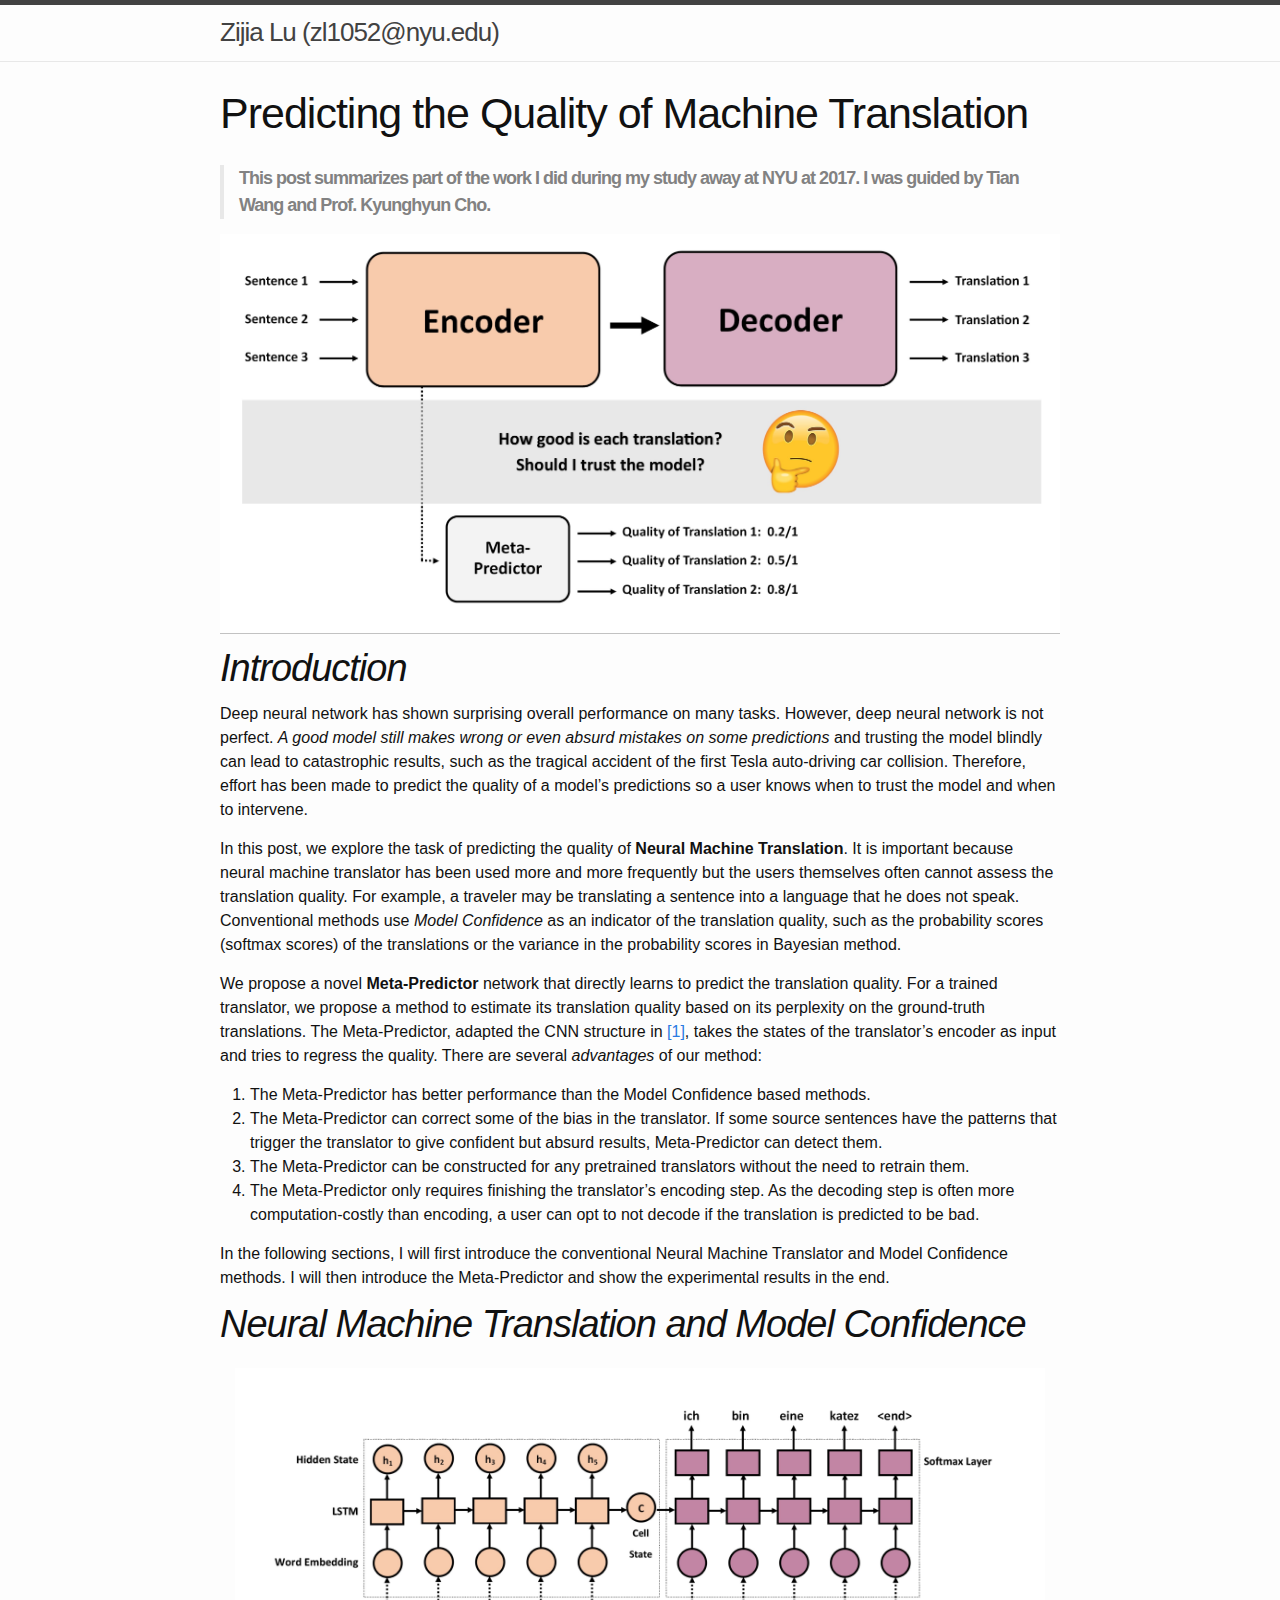
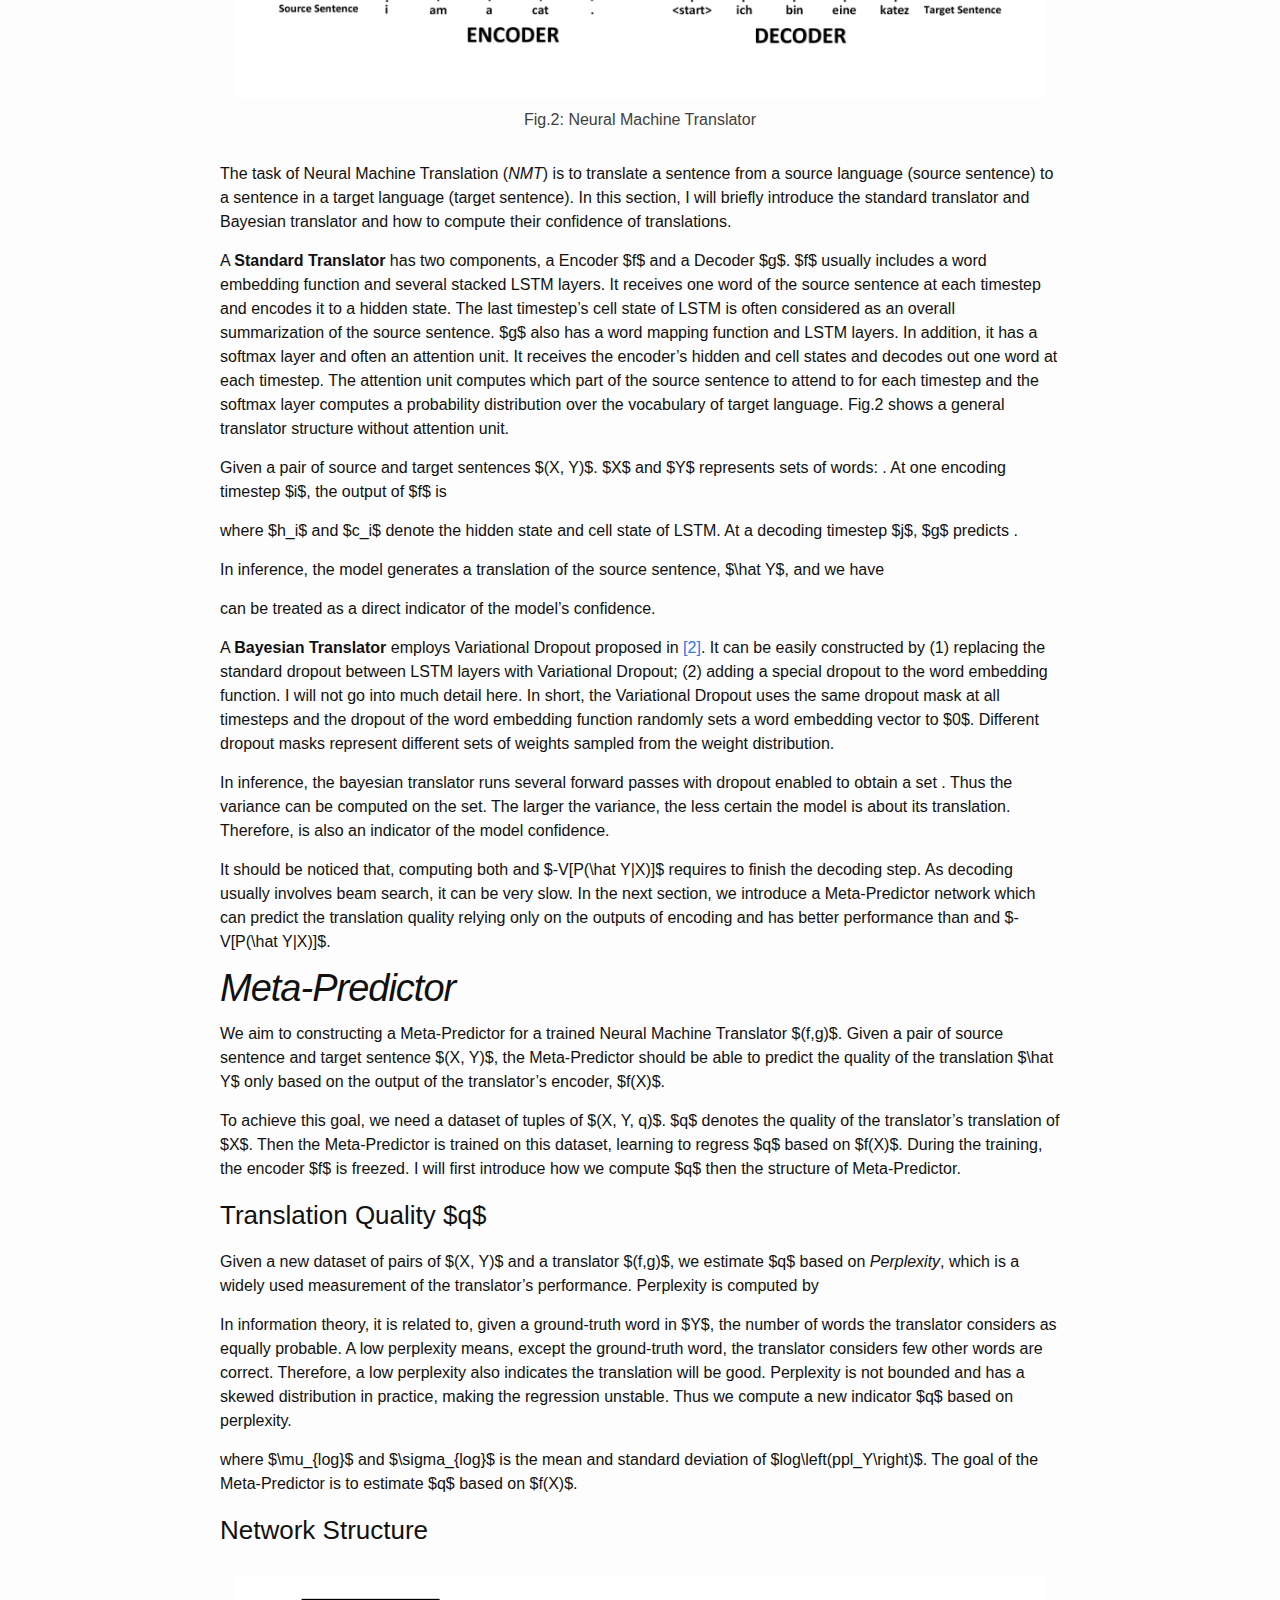
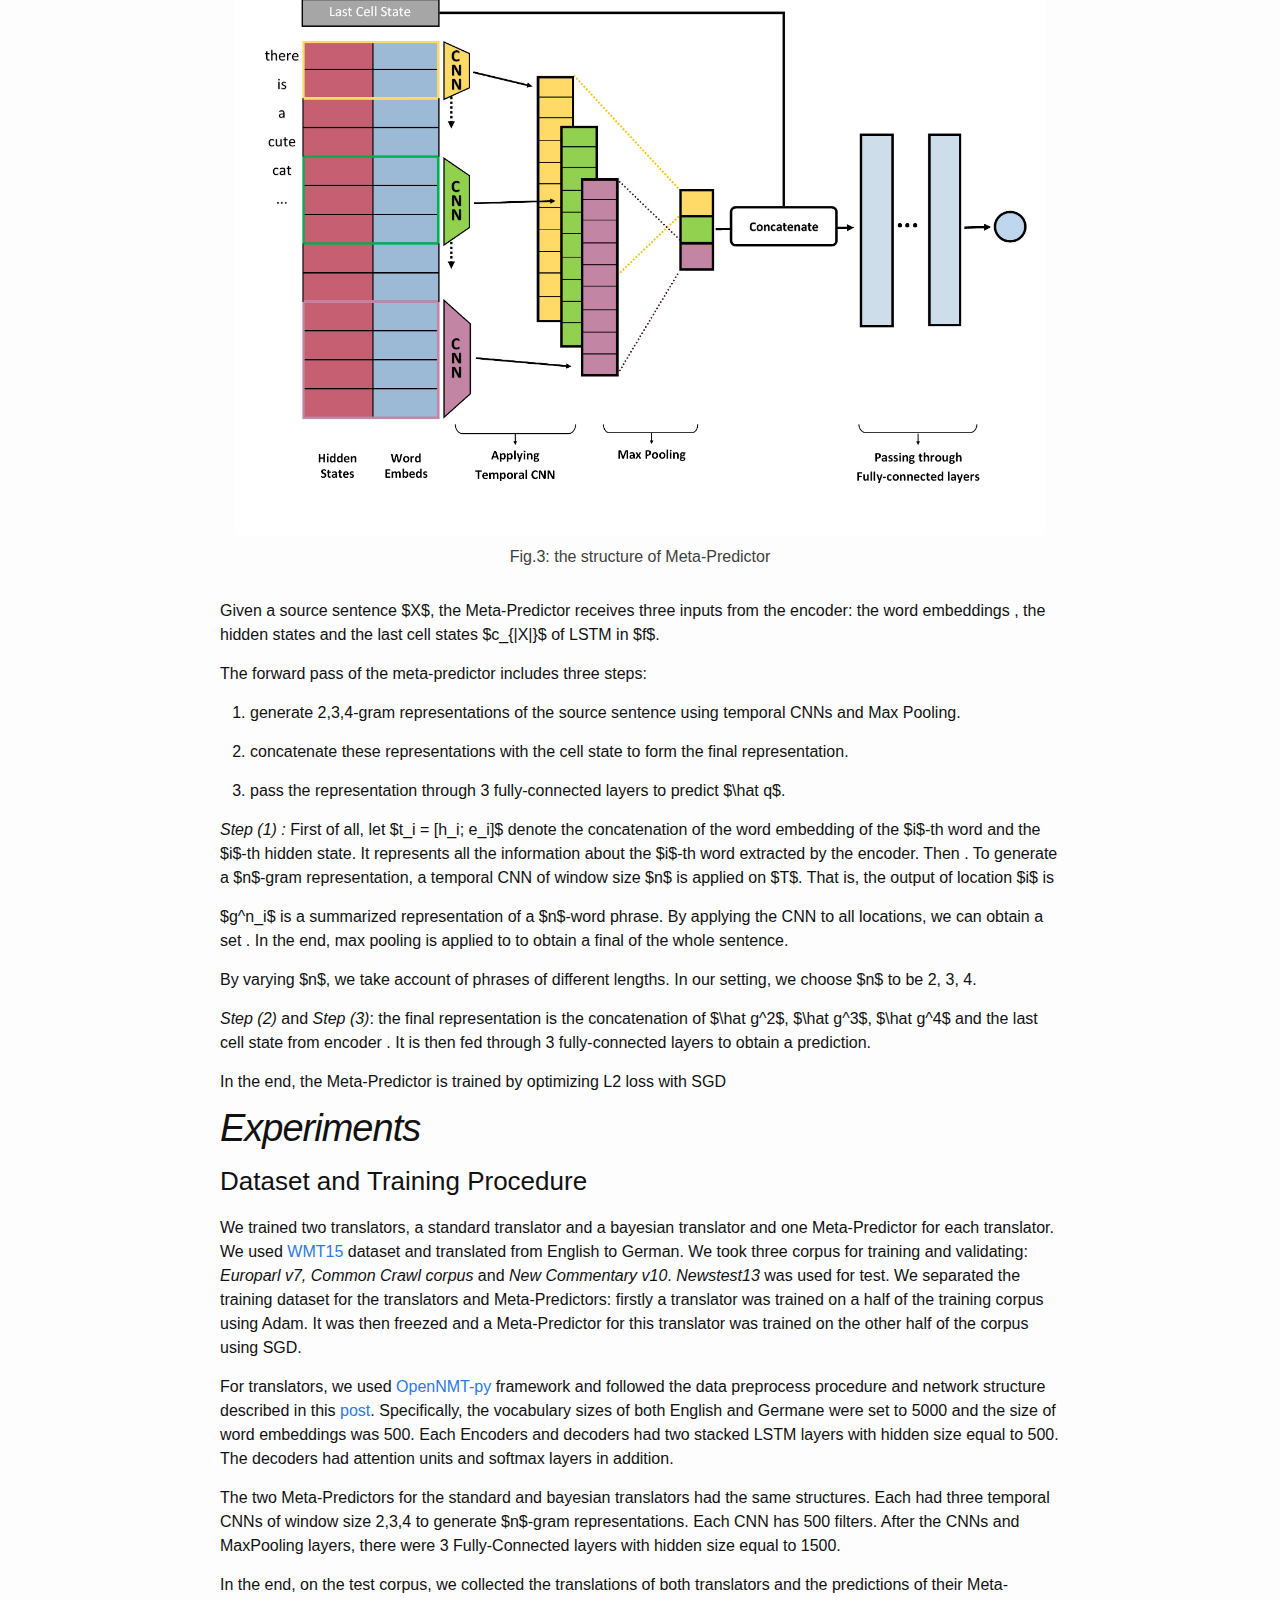
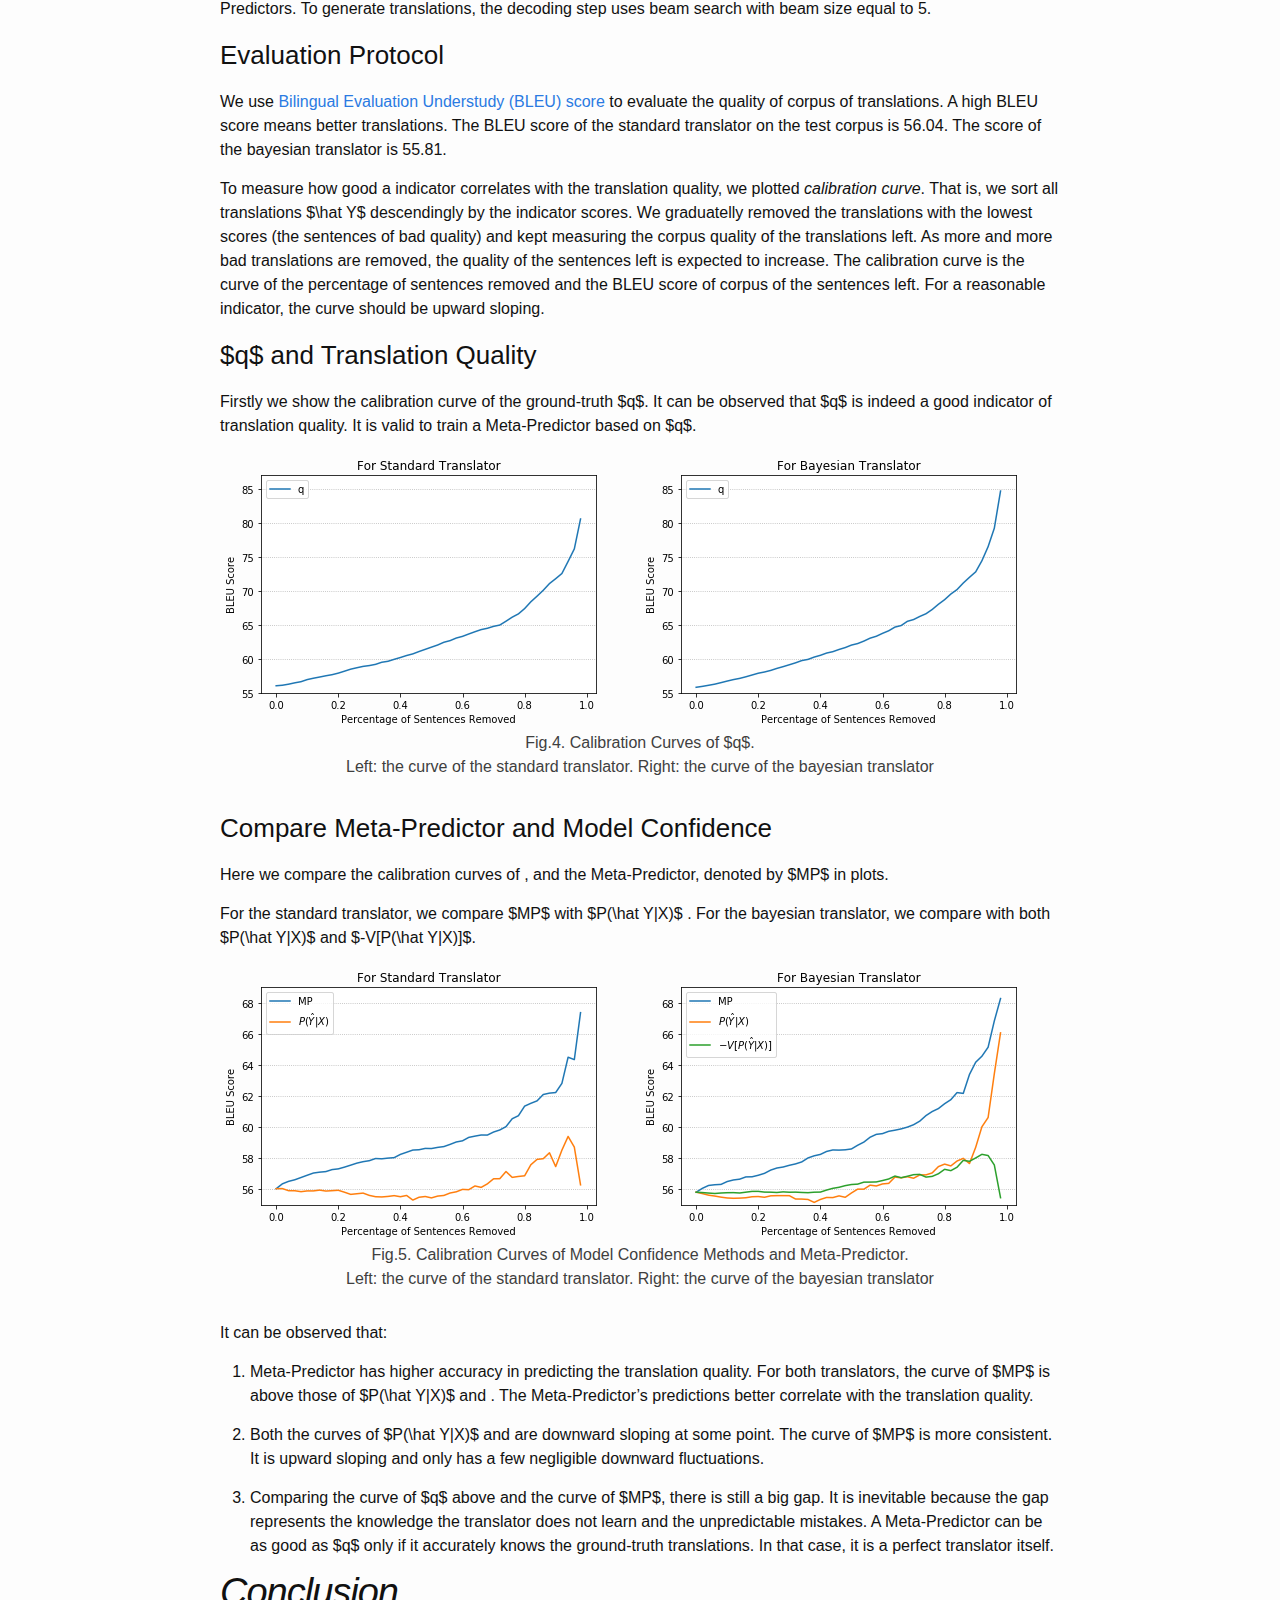
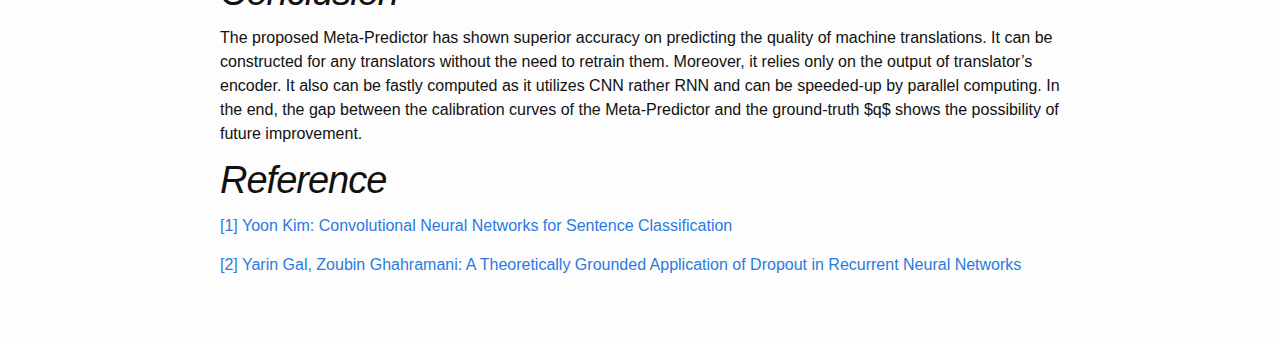
<file: index.html>
<!DOCTYPE html>
<html lang="en"><head>
  <meta charset="utf-8">
  <meta http-equiv="X-UA-Compatible" content="IE=edge">
  <meta name="viewport" content="width=device-width, initial-scale=1"><!-- Begin Jekyll SEO tag v2.5.0 -->
<title>Predicting the Quality of Machine Translation | Zijia Lu (zl1052@nyu.edu)</title>
<meta name="generator" content="Jekyll v3.8.4" />
<meta property="og:title" content="Predicting the Quality of Machine Translation" />
<meta property="og:locale" content="en_US" />
<meta name="description" content="Write an awesome description for your new site here. You can edit this line in _config.yml. It will appear in your document head meta (for Google search results) and in your feed.xml site description." />
<meta property="og:description" content="Write an awesome description for your new site here. You can edit this line in _config.yml. It will appear in your document head meta (for Google search results) and in your feed.xml site description." />
<link rel="canonical" href="/" />
<meta property="og:url" content="/" />
<meta property="og:site_name" content="Zijia Lu (zl1052@nyu.edu)" />
<script type="application/ld+json">
{"name":"Zijia Lu (zl1052@nyu.edu)","description":"Write an awesome description for your new site here. You can edit this line in _config.yml. It will appear in your document head meta (for Google search results) and in your feed.xml site description.","@type":"WebSite","url":"/","headline":"Predicting the Quality of Machine Translation","@context":"http://schema.org"}</script>
<!-- End Jekyll SEO tag -->
<link rel="stylesheet" href="assets/main.css"><link type="application/atom+xml" rel="alternate" href="/feed.xml" title="Zijia Lu (zl1052@nyu.edu)" /></head>
<body><header class="site-header" role="banner">

  <div class="wrapper"><!--     <a class="site-title" rel="author" href="/">Zijia Lu (zl1052@nyu.edu)</a> -->
    <p class="site-title" rel="author" href="/">Zijia Lu (zl1052@nyu.edu)</p><!--       <nav class="site-nav">
        <input type="checkbox" id="nav-trigger" class="nav-trigger" />
        <label for="nav-trigger">
          <span class="menu-icon">
            <svg viewBox="0 0 18 15" width="18px" height="15px">
              <path d="M18,1.484c0,0.82-0.665,1.484-1.484,1.484H1.484C0.665,2.969,0,2.304,0,1.484l0,0C0,0.665,0.665,0,1.484,0 h15.032C17.335,0,18,0.665,18,1.484L18,1.484z M18,7.516C18,8.335,17.335,9,16.516,9H1.484C0.665,9,0,8.335,0,7.516l0,0 c0-0.82,0.665-1.484,1.484-1.484h15.032C17.335,6.031,18,6.696,18,7.516L18,7.516z M18,13.516C18,14.335,17.335,15,16.516,15H1.484 C0.665,15,0,14.335,0,13.516l0,0c0-0.82,0.665-1.483,1.484-1.483h15.032C17.335,12.031,18,12.695,18,13.516L18,13.516z"/>
            </svg>
          </span>
        </label> -->

<!--         <div class="trigger"><a class="page-link" href="/about/">About</a><a class="page-link" href="/">Predicting the Quality of Machine Translation</a></div> -->
      <!-- </nav> --></div>
</header>

<!-- 
      <div class="footer-col footer-col-2"><ul class="social-media-list"><li><a href="https://github.com/ZijiaLewisLu"><svg class="svg-icon"><use xlink:href="/assets/minima-social-icons.svg#github"></use></svg> <span class="username">ZijiaLewisLu</span></a></li></ul>
</div> --><main class="page-content" aria-label="Content">
      <div class="wrapper">
        <article class="post h-entry" itemscope itemtype="http://schema.org/BlogPosting">

  <header class="post-header">
    <h1 class="post-title p-name" itemprop="name headline">Predicting the Quality of Machine Translation</h1>
    <p class="post-meta">
      <time class="dt-published" datetime="" itemprop="datePublished">
      </time></p>
  </header>

  <div class="post-content e-content" itemprop="articleBody">
    <!-- HTML CODE -->
<script type="text/javascript" async="" src="https://cdn.mathjax.org/mathjax/latest/MathJax.js?config=TeX-MML-AM_CHTML">
</script>

<script type="text/x-mathjax-config">
    MathJax.Hub.Config({
      tex2jax: {
        inlineMath: [['$','$'], ['\\(','\\)']],
        processEscapes: true
      }
    });
</script>

<style type="text/css">

    table, table th, table td {
        border: none;
    } 

    .post-title{
         font-style: normal;
         font-size: 43px !important;
    }

    h1{
        font-style: italic;
        font-size: 38px !important;       
    }

    blockquote{
        font-style: normal !important;
        /*font-weight: 600 !important;*/
    }
</style>

<!--POST-->

<blockquote style="font-weight:600">This post summarizes part of the work I did during my study away at NYU at 2017. I was guided by Tian Wang and Prof. Kyunghyun Cho.</blockquote>

<p><img src="images\overview\page01.jpg" alt="overview" /></p>

<h1 id="introduction">Introduction</h1>

<p>Deep neural network has shown surprising overall performance on many tasks. However, deep neural network is not perfect. <em>A good model still makes wrong or even absurd mistakes on some predictions</em> and trusting the model blindly can lead to catastrophic results, such as the tragical accident of the first Tesla auto-driving car collision. Therefore, effort has been made to predict the quality of a model’s predictions so a user knows when to trust the model and when to intervene.</p>

<p>In this post, we explore the task of predicting the quality of <strong>Neural Machine Translation</strong>. It is important because neural machine translator has been used more and more frequently but the users themselves often cannot assess the translation quality. For example, a traveler may be translating a sentence into a language that he does not speak. Conventional methods use <em>Model Confidence</em> as an indicator of the translation quality, such as the probability scores (softmax scores) of the translations or the variance in the probability scores in Bayesian method.</p>

<p>We propose a novel <strong>Meta-Predictor</strong> network that directly learns to predict the translation quality. For a trained translator, we propose a method to estimate its translation quality based on its perplexity on the ground-truth translations. The Meta-Predictor, adapted the CNN structure in 
<a href="#ref1">[1]</a>, 
takes the states of the translator’s encoder as input and tries to regress the quality. There are several <em>advantages</em> of our method:</p>
<ol>
  <li>The Meta-Predictor has better performance than the Model Confidence based methods.</li>
  <li>The Meta-Predictor can correct some of the bias in the translator. If some source sentences have the patterns that trigger the translator to give confident but absurd results, Meta-Predictor can detect them.</li>
  <li>The Meta-Predictor can be constructed for any pretrained translators without the need to retrain them.</li>
  <li>The Meta-Predictor only requires finishing the translator’s encoding step. As the decoding step is often more computation-costly than encoding, a user can opt to not decode if the translation is predicted to be bad.<br />
<!-- In comparision with our model, there are two conventional way to predict the translation quality. --></li>
</ol>

<!-- Recently, aside from only focusing on making more accuracy predictions, efforts has also been devoted to make models predict the quality of their predictions. Therefore, people know when to trust the model's predictions and when to intervene. Considering the first accident of Tesla auto-driving car and recent development in adversarial attack, _there won't be enough to elaborate on the importance of this task._
 -->
<!-- In this post, we show a novel Meta-predictor method for Neural Machine Translation (NMT). given a source sentence, translate to a target sentence.

A frequently used indicator of the translation quality is models' confidence in their outputs, such as the probability scores (softmax score) of the translated sentences. 
 -->
<!-- A frequently employed method to the task is model uncertainty.  -->

<!-- Model uncertainty is a frequently-employed method.  -->
<!-- Via Bayesian method, a variational network can be built which not only outputs a prediction but also the uncertainty in the prediction. [citation].  -->
<!-- *Bayesian Deep Network* (BDN) method takes the variance of models' outputs as a measurement of model uncertainty. Yarin[] proposes Variational Dropout for RNN. By replacing the standard dropout in RNN with Variational Dropout, a Bayesian Deep Network can be easily constructed. In inference time, the models run several forward passes with dropout enabled to compute the variance. It can be slow for complex RNN models.   -->
<!--  One defect of the method is it requires to run several forward passes to estimate the variance in output. Considering the RNN in NMT models, it can be computation costly.  -->

<!-- In this post, we take a slightly different approach: instead of uncertainty, we want to estimate how diffcult a input is to a model. The advantage of our approach is the ground-truth label of a source sentence's difficulty can be estimated by the loss of the translation, while the ground truth for uncertainty is unknown. Our meta-predictor is simple and shows superior performance. -->

<p>In the following sections, I will first introduce the conventional Neural Machine Translator and Model Confidence methods. I will then introduce the Meta-Predictor and show the experimental results in the end.</p>

<h1 id="neural-machine-translation-and-model-confidence">Neural Machine Translation and Model Confidence</h1>
<table class="image" border="0">
<caption align="bottom">Fig.2: Neural Machine Translator</caption>
<tr><td><img src="images\nmt\page01.jpg" alt="Fig.2: Neural Machine Translator" border="0" /></td></tr>
</table>

<p>The task of Neural Machine Translation (<em>NMT</em>) is to translate a sentence from a source language (source sentence) to a sentence in a target language (target sentence). In this section, I will briefly introduce the standard translator and Bayesian translator and how to compute their confidence of translations.</p>

<p>A <strong>Standard Translator</strong> has two components, a Encoder $f$ and a Decoder $g$. $f$ usually includes a word embedding function and several stacked LSTM layers. It receives one word of the source sentence at each timestep and encodes it to a  hidden state. The last timestep’s cell state of LSTM is often considered as an overall summarization of the source sentence.
$g$ also has a word mapping function and LSTM layers. In addition, it has a softmax layer and often an attention unit. It receives the encoder’s hidden and cell states and decodes out one word at each timestep. The attention unit computes which part of the source sentence to attend to for each timestep and the softmax layer computes a probability distribution over the vocabulary of target language. Fig.2 shows a general translator structure without attention unit.</p>

<p>Given a pair of source and target sentences $(X, Y)$. $X$ and $Y$ represents sets of words: 
<script type="math/tex">X=\{x_j\}_{j=1}^{|X|}, ~ Y=\{y_j\}_{j=1}^{|Y|}</script>.
At one encoding timestep $i$, the output of $f$ is</p>

<script type="math/tex; mode=display">h_i, c_i = f(x_i, c_{i-1})</script>

<p>where $h_i$ and $c_i$ denote the hidden state and cell state of LSTM. At a decoding timestep $j$, $g$ predicts 
<script type="math/tex">P(y_j|y_1, y_2, ...,y_{j-1};X)</script>.</p>

<p>In inference, the model generates a translation of the source sentence, $\hat Y$, and we have</p>

<script type="math/tex; mode=display">P(\hat Y | X ) = {\displaystyle \prod_{j=1}^{|\hat Y|} P(\hat y_j| \hat y_1, ..., \hat y_{j-1}; X)  }</script>

<p><script type="math/tex">P( \hat Y | X )</script> 
can be treated as a direct indicator of the model’s confidence.</p>

<p>A <strong>Bayesian Translator</strong> employs Variational Dropout proposed in <a href="#ref2">[2]</a>. It can be easily constructed by (1) replacing the standard dropout between LSTM layers with Variational Dropout; (2) adding a special dropout to the word embedding function. I will not go into much detail here. In short, the Variational Dropout uses the same dropout mask at all timesteps and the dropout of the word embedding function randomly sets a word embedding vector to $0$. Different dropout masks represent different sets of weights sampled from the weight distribution.</p>

<!-- [blog](https://becominghuman.ai/learning-note-dropout-in-recurrent-networks-part-1-57a9c19a2307?gi=4772a5b8c9b9) -->
<p>In inference, the bayesian translator runs several forward passes with dropout enabled to obtain a set 
<script type="math/tex">\{P_{w_t}(\hat Y| X) \}_{t=1}^T</script>.
Thus the variance <script type="math/tex">V[P(\hat Y|X)]</script> can be computed on the set. The larger the variance, the less certain the model is about its translation. Therefore, <script type="math/tex">-V[P(\hat Y|X)]</script> is also an indicator of the model confidence.</p>

<p>It should be noticed that, computing both 
<script type="math/tex">P(\hat Y|X)</script>
and 
$-V[P(\hat Y|X)]$ 
requires to finish the decoding step. As decoding usually involves beam search, it can be very slow. 
In the next section, we introduce a Meta-Predictor network which can predict the translation quality relying only on the outputs of encoding and has better performance than 
<script type="math/tex">P(\hat Y|X)</script>
and 
$-V[P(\hat Y|X)]$.</p>

<h1 id="meta-predictor">Meta-Predictor</h1>
<p>We aim to constructing a Meta-Predictor for a trained Neural Machine Translator $(f,g)$. Given a pair of source sentence and target sentence $(X, Y)$, the Meta-Predictor should be able to predict the quality of the translation $\hat Y$ only based on the output of the translator’s encoder, $f(X)$.</p>

<p>To achieve this goal, we need a dataset of tuples of $(X, Y, q)$. $q$ denotes the quality of the translator’s translation of $X$. Then the Meta-Predictor is trained on this dataset, learning to regress $q$ based on $f(X)$. During the training, the encoder $f$ is freezed. I will first introduce how we compute $q$ then the structure of Meta-Predictor.</p>

<h3 id="translation-quality-q">Translation Quality $q$</h3>
<p>Given a new dataset of pairs of $(X, Y)$ and a translator $(f,g)$, we estimate $q$ based on <em>Perplexity</em>, which is a widely used measurement of the translator’s performance. Perplexity is computed by</p>

<script type="math/tex; mode=display">ppl_Y = \sqrt[|Y|]{\frac{1}{P(Y|X)}}</script>

<p>In information theory, it is related to, given a ground-truth word in $Y$, the number of words the translator considers as equally probable. A low perplexity means, except the ground-truth word, the translator considers few other words are correct. Therefore, a low perplexity also indicates the translation will be good. 
<!-- ### normalize the perplexity  -->
Perplexity is not bounded and has a skewed distribution in practice, making the regression unstable. Thus we compute a new indicator $q$ based on perplexity.</p>

<!-- a long-tail distribution, ranging from 0 to 100. Thus we compute a new indicator of difficulty $d_Y$ based on perplexity. -->
<!-- Therefore we normalizes the score.  -->

<script type="math/tex; mode=display">q = Sigmoid\left( -\frac{log\left(ppl_Y\right) - \mu_{log}}{\sigma_{log}} \right)</script>

<p>where $\mu_{log}$ and $\sigma_{log}$ is the mean and standard deviation of $log\left(ppl_Y\right)$. The goal of the Meta-Predictor is to estimate $q$ based on $f(X)$.</p>

<h3 id="network-structure">Network Structure</h3>

<table class="image" border="0">
<caption align="bottom">Fig.3: the structure of Meta-Predictor</caption>
<tr><td><img src="images/network_v3/page01.jpg" alt="Fig.3: the structure of Meta-Predictor" border="0" /></td></tr>
</table>
<!-- the goal -->

<!--We will first introduce the network structure then the loss function and training procedure. -->
<p>Given a source sentence $X$, the Meta-Predictor receives three inputs from the encoder: the word embeddings <script type="math/tex">\{e_i\}_{i=1}^{|X|}</script>, the hidden states <script type="math/tex">\{h_i\}_{i=1}^{|X|}</script> and the last cell states $c_{|X|}$ of LSTM in $f$.</p>

<p>The forward pass of the meta-predictor includes three steps:</p>

<ol>
  <li>
    <p>generate 2,3,4-gram representations of the source sentence using temporal CNNs and Max Pooling.</p>
  </li>
  <li>
    <p>concatenate these representations with the cell state to form the final representation.</p>
  </li>
  <li>
    <p>pass the representation through 3 fully-connected layers to predict $\hat q$.</p>
  </li>
</ol>

<p><em>Step (1) :</em> First of all, let $t_i = [h_i; e_i]$ denote the concatenation of the word embedding of the $i$-th word
and the $i$-th hidden state. It represents all the information about the $i$-th word extracted by the encoder. Then <script type="math/tex">T = \{t_i\}_{i=1}^{|X|}</script>. To generate a $n$-gram representation, a temporal CNN of window size $n$ is applied on $T$. That is, the output of location $i$ is</p>

<script type="math/tex; mode=display">g^n_i = CNN(t_i, ..., t_{i+n})</script>

<p>$g^n_i$ is a summarized representation of a $n$-word phrase. By applying the CNN to all locations, we can obtain a set <script type="math/tex">\{g^n_i\}_{i=1}^{|X|-n+1}</script>
. In the end, max pooling is applied to <script type="math/tex">\{g^n_i\}</script> to obtain a final <script type="math/tex">\hat g^n</script> of the whole sentence.</p>

<script type="math/tex; mode=display">\hat g^n = max\left( g^n_1, ..., g^n_{|X|-n+1} \right)</script>

<!-- explain the meaning of n-gram-->
<p>By varying $n$, we take account of phrases of different lengths. In our setting, we choose $n$ to be 2, 3, 4.</p>

<p><em>Step (2)</em> and <em>Step (3)</em>: the final representation is the concatenation of $\hat g^2$, $\hat g^3$, $\hat g^4$ and the last cell state from encoder 
<script type="math/tex">c_{|X|}</script>
. It is then fed through 3 fully-connected layers to obtain a prediction.</p>

<p>In the end, the Meta-Predictor is trained by optimizing L2 loss with SGD</p>

<script type="math/tex; mode=display">L(X) = ||  q - \hat q ||^2</script>

<h1 id="experiments">Experiments</h1>

<h3 id="dataset-and-training-procedure">Dataset and Training Procedure</h3>
<p>We trained two translators, a standard translator and a bayesian translator and one Meta-Predictor for each translator. We used <a href="http://www.statmt.org/wmt15/translation-task.html">WMT15</a> dataset and translated from English to German. We took three corpus for training and validating: <em>Europarl v7, Common Crawl corpus</em> and <em>New Commentary v10</em>. <em>Newstest13</em> was used for test. We separated the training dataset for the translators and Meta-Predictors: firstly a translator was trained on a half of the training corpus using Adam. It was then freezed and a Meta-Predictor for this translator was trained on the other half of the corpus using SGD.</p>

<p>For translators, we used <a href="https://github.com/OpenNMT/OpenNMT-py">OpenNMT-py</a> framework and followed the data preprocess procedure and network structure described in this <a href="http://forum.opennmt.net/t/training-english-german-wmt15-nmt-engine/29">post</a>. Specifically, the vocabulary sizes of both English and Germane were set to 5000 and the size of word embeddings was 500. Each Encoders and decoders had two stacked LSTM layers with hidden size equal to 500. The decoders had attention units and softmax layers in addition.</p>

<p>The two Meta-Predictors for the standard and bayesian translators had the same structures. Each had three temporal CNNs of window size 2,3,4 to generate $n$-gram representations. Each CNN has 500 filters. After the CNNs and MaxPooling layers, there were 3 Fully-Connected layers with hidden size equal to 1500.</p>

<p>In the end, on the test corpus, we collected the translations of both translators and the predictions of their Meta-Predictors. To generate translations, the decoding step uses beam search with beam size equal to 5.</p>

<h3 id="evaluation-protocol">Evaluation Protocol</h3>
<p>We use <a href="https://en.wikipedia.org/wiki/BLEU">Bilingual Evaluation Understudy (BLEU) score</a> to evaluate the quality of corpus of translations. A high BLEU score means better translations. The BLEU score of the standard translator on the test corpus is 56.04. The score of the bayesian translator is 55.81. 
<!-- As they are trained with only half of the training data, the scores is lower than  --></p>

<p>To measure how good a indicator correlates with the translation quality, we plotted <em>calibration curve</em>. That is, we sort all translations $\hat Y$ descendingly by the indicator scores. We graduatelly removed the translations with the lowest scores (the sentences of bad quality) and kept measuring the corpus quality of the translations left. As more and more bad translations are removed, the quality of the sentences left is expected to increase. The calibration curve is the curve of the percentage of sentences removed and the BLEU score of corpus of the sentences left. For a reasonable indicator, the curve should be upward sloping.</p>

<h3 id="q-and-translation-quality">$q$ and Translation Quality</h3>
<p>Firstly we show the calibration curve of the ground-truth $q$. It can be observed that $q$ is indeed a good indicator of translation quality. It is valid to train a Meta-Predictor based on $q$.</p>

<table class="image" border="0" cellpadding="0">
<caption align="bottom">Fig.4. Calibration Curves of $q$. <br /> Left: the curve of the standard translator. Right: the curve of the bayesian translator</caption>
<tr>
    <td style="margin: 0;padding: 0">
        <img src="images\rslt\std_rslt0.png" border="0" />
    </td>
    <td style="margin: 0;padding: 0">
        <img src="images\rslt\vd_rslt0.png" border="0" />
    </td>
</tr>
</table>

<h3 id="compare-meta-predictor-and-model-confidence">Compare Meta-Predictor and Model Confidence</h3>
<p>Here we compare the calibration curves of 
<script type="math/tex">P(Y|X)</script>, 
<script type="math/tex">-V[P(Y|X)]</script> and the Meta-Predictor, denoted by $MP$ in plots.</p>

<p>For the standard translator, we compare $MP$ with 
$P(\hat Y|X)$
. For the bayesian translator, we compare with both 
$P(\hat Y|X)$ 
and 
$-V[P(\hat Y|X)]$.</p>

<table class="image" border="0" cellpadding="0">
<caption align="bottom">Fig.5. Calibration Curves of Model Confidence Methods and Meta-Predictor. <br /> Left: the curve of the standard translator. Right: the curve of the bayesian translator</caption>
<tr>
    <td style="margin: 0;padding: 0">
        <img src="images\rslt\std_rslt1.png" border="0" />
    </td>
    <td style="margin: 0;padding: 0">
        <img src="images\rslt\vd_rslt1.png" border="0" />
    </td>
</tr>
</table>

<p>It can be observed that:</p>

<ol>
  <li>
    <p>Meta-Predictor has higher accuracy in predicting the translation quality. For both translators, the curve of $MP$ is above those of $P(\hat Y|X)$ 
and 
<script type="math/tex">-V[P(\hat Y|X)]</script>. 
The Meta-Predictor’s predictions better correlate with the translation quality.</p>
  </li>
  <li>
    <p>Both the curves of $P(\hat Y|X)$ 
and 
<script type="math/tex">-V[P(\hat Y|X)]</script> are downward sloping at some point. The curve of $MP$ is more consistent. It is upward sloping and only has a few negligible downward fluctuations.</p>
  </li>
  <li>
    <p>Comparing the curve of $q$ above and the curve of $MP$, there is still a big gap. It is inevitable because the gap represents the knowledge the translator does not learn and the unpredictable mistakes. A Meta-Predictor can be as good as $q$ only if it accurately knows the ground-truth translations. In that case, it is a perfect translator itself.</p>
  </li>
</ol>

<h1 id="conclusion">Conclusion</h1>
<p>The proposed Meta-Predictor has shown superior accuracy on predicting the quality of machine translations. It can be constructed for any translators without the need to retrain them. Moreover, it relies only on the output of translator’s encoder. It also can be fastly computed as it utilizes CNN rather RNN and can be speeded-up by parallel computing. In the end, the gap between the calibration curves of the Meta-Predictor and the ground-truth $q$ shows the possibility of future improvement.</p>

<h1 id="reference">Reference</h1>
<p><a id="ref1" href="https://arxiv.org/abs/1408.5882" target="_blank">[1] Yoon Kim: Convolutional Neural Networks for Sentence Classification</a></p>

<p><a id="ref2" href="https://arxiv.org/abs/1512.05287" target="_blank">[2] 
Yarin Gal, Zoubin Ghahramani: A Theoretically Grounded Application of Dropout in Recurrent Neural Networks</a></p>

  </div><a class="u-url" href="/" hidden></a>
</article>

      </div>
    </main>

    <!--<footer class="site-footer h-card">
  <data class="u-url" href="/"></data>

  <div class="wrapper">

    <h2 class="footer-heading">Zijia Lu (zl1052@nyu.edu)</h2>

    <div class="footer-col-wrapper">
      <div class="footer-col footer-col-1">
        <ul class="contact-list">
          <li class="p-name">Zijia Lu (zl1052@nyu.edu)</li><li><a class="u-email" href="mailto:zl1052@nyu.edu">zl1052@nyu.edu</a></li></ul>
      </div>

      <div class="footer-col footer-col-2"><ul class="social-media-list"><li><a href="https://github.com/ZijiaLewisLu"><svg class="svg-icon"><use xlink:href="/assets/minima-social-icons.svg#github"></use></svg> <span class="username">ZijiaLewisLu</span></a></li></ul>
</div>

      <div class="footer-col footer-col-3">
        <p>Write an awesome description for your new site here. You can edit this line in _config.yml. It will appear in your document head meta (for Google search results) and in your feed.xml site description.</p>
      </div>
    </div>

  </div>

</footer>
-->

  </body>

</html>
</file>
<file: assets/main.css>
/**
 * Reset some basic elements
 */
body, h1, h2, h3, h4, h5, h6,
p, blockquote, pre, hr,
dl, dd, ol, ul, figure {
  margin: 0;
  padding: 0; }

/**
 * Basic styling
 */
body {
  font: 400 16px/1.5 -apple-system, BlinkMacSystemFont, "Segoe UI", Roboto, Helvetica, Arial, sans-serif, "Apple Color Emoji", "Segoe UI Emoji", "Segoe UI Symbol";
  color: #111;
  background-color: #fdfdfd;
  -webkit-text-size-adjust: 100%;
  -webkit-font-feature-settings: "kern" 1;
  -moz-font-feature-settings: "kern" 1;
  -o-font-feature-settings: "kern" 1;
  font-feature-settings: "kern" 1;
  font-kerning: normal;
  display: flex;
  min-height: 100vh;
  flex-direction: column; }

/**
 * Set `margin-bottom` to maintain vertical rhythm
 */
h1, h2, h3, h4, h5, h6,
p, blockquote, pre,
ul, ol, dl, figure,
.highlight {
  margin-bottom: 15px; }

/**
 * `main` element
 */
main {
  display: block;
  /* Default value of `display` of `main` element is 'inline' in IE 11. */ }

/**
 * Images
 */
img {
  max-width: 100%;
  vertical-align: middle; }

/**
 * Figures
 */
figure > img {
  display: block; }

figcaption {
  font-size: 14px; }

/**
 * Lists
 */
ul, ol {
  margin-left: 30px; }

li > ul,
li > ol {
  margin-bottom: 0; }

/**
 * Headings
 */
h1, h2, h3, h4, h5, h6 {
  font-weight: 400; }

/**
 * Links
 */
a {
  color: #2a7ae2;
  text-decoration: none; }
  a:visited {
    color: #1756a9; }
  a:hover {
    color: #111;
    text-decoration: underline; }
  .social-media-list a:hover {
    text-decoration: none; }
    .social-media-list a:hover .username {
      text-decoration: underline; }

/**
 * Blockquotes
 */
blockquote {
  color: #828282;
  border-left: 4px solid #e8e8e8;
  padding-left: 15px;
  font-size: 18px;
  letter-spacing: -1px;
  font-style: italic; }
  blockquote > :last-child {
    margin-bottom: 0; }

/**
 * Code formatting
 */
pre,
code {
  font-size: 15px;
  border: 1px solid #e8e8e8;
  border-radius: 3px;
  background-color: #eef; }

code {
  padding: 1px 5px; }

pre {
  padding: 8px 12px;
  overflow-x: auto; }
  pre > code {
    border: 0;
    padding-right: 0;
    padding-left: 0; }

/**
 * Wrapper
 */
.wrapper {
  max-width: -webkit-calc(900px - (30px * 2));
  max-width: calc(900px - (30px * 2));
  margin-right: auto;
  margin-left: auto;
  padding-right: 30px;
  padding-left: 30px; }
  @media screen and (max-width: 800px) {
    .wrapper {
      max-width: -webkit-calc(900px - (30px));
      max-width: calc(900px - (30px));
      padding-right: 15px;
      padding-left: 15px; } }

/**
 * Clearfix
 */
.wrapper:after, .footer-col-wrapper:after {
  content: "";
  display: table;
  clear: both; }

/**
 * Icons
 */
.svg-icon {
  width: 16px;
  height: 16px;
  display: inline-block;
  fill: #828282;
  padding-right: 5px;
  vertical-align: text-top; }

.social-media-list li + li {
  padding-top: 5px; }

/**
 * Tables
 */
table {
  margin-bottom: 30px;
  width: 100%;
  text-align: left;
  color: #3f3f3f;
  border-collapse: collapse;
  border: 1px solid #e8e8e8; }
  table tr:nth-child(even) {
    background-color: #f7f7f7; }
  table th, table td {
    padding: 10px 15px; }
  table th {
    background-color: #f0f0f0;
    border: 1px solid #dedede;
    border-bottom-color: #c9c9c9; }
  table td {
    border: 1px solid #e8e8e8; }

/**
 * Site header
 */
.site-header {
  border-top: 5px solid #424242;
  border-bottom: 1px solid #e8e8e8;
  min-height: 55.95px;
  position: relative; }

.site-title {
  font-size: 26px;
  font-weight: 300;
  line-height: 54px;
  letter-spacing: -1px;
  margin-bottom: 0;
  float: left; }
  .site-title, .site-title:visited {
    color: #424242; }

.site-nav {
  float: right;
  line-height: 54px; }
  .site-nav .nav-trigger {
    display: none; }
  .site-nav .menu-icon {
    display: none; }
  .site-nav .page-link {
    color: #111;
    line-height: 1.5; }
    .site-nav .page-link:not(:last-child) {
      margin-right: 20px; }
  @media screen and (max-width: 600px) {
    .site-nav {
      position: absolute;
      top: 9px;
      right: 15px;
      background-color: #fdfdfd;
      border: 1px solid #e8e8e8;
      border-radius: 5px;
      text-align: right; }
      .site-nav label[for="nav-trigger"] {
        display: block;
        float: right;
        width: 36px;
        height: 36px;
        z-index: 2;
        cursor: pointer; }
      .site-nav .menu-icon {
        display: block;
        float: right;
        width: 36px;
        height: 26px;
        line-height: 0;
        padding-top: 10px;
        text-align: center; }
        .site-nav .menu-icon > svg {
          fill: #424242; }
      .site-nav input ~ .trigger {
        clear: both;
        display: none; }
      .site-nav input:checked ~ .trigger {
        display: block;
        padding-bottom: 5px; }
      .site-nav .page-link {
        display: block;
        padding: 5px 10px;
        margin-left: 20px; }
        .site-nav .page-link:not(:last-child) {
          margin-right: 0; } }

/**
 * Site footer
 */
.site-footer {
  border-top: 1px solid #e8e8e8;
  padding: 30px 0; }

.footer-heading {
  font-size: 18px;
  margin-bottom: 15px; }

.contact-list,
.social-media-list {
  list-style: none;
  margin-left: 0; }

.footer-col-wrapper {
  font-size: 15px;
  color: #828282;
  margin-left: -15px; }

.footer-col {
  float: left;
  margin-bottom: 15px;
  padding-left: 15px; }

.footer-col-1 {
  width: -webkit-calc(35% - (30px / 2));
  width: calc(35% - (30px / 2)); }

.footer-col-2 {
  width: -webkit-calc(20% - (30px / 2));
  width: calc(20% - (30px / 2)); }

.footer-col-3 {
  width: -webkit-calc(45% - (30px / 2));
  width: calc(45% - (30px / 2)); }

@media screen and (max-width: 800px) {
  .footer-col-1,
  .footer-col-2 {
    width: -webkit-calc(50% - (30px / 2));
    width: calc(50% - (30px / 2)); }

  .footer-col-3 {
    width: -webkit-calc(100% - (30px / 2));
    width: calc(100% - (30px / 2)); } }
@media screen and (max-width: 600px) {
  .footer-col {
    float: none;
    width: -webkit-calc(100% - (30px / 2));
    width: calc(100% - (30px / 2)); } }
/**
 * Page content
 */
.page-content {
  padding: 30px 0;
  flex: 1 0 auto; }

.page-heading {
  font-size: 32px; }

.post-list-heading {
  font-size: 28px; }

.post-list {
  margin-left: 0;
  list-style: none; }
  .post-list > li {
    margin-bottom: 30px; }

.post-meta {
  font-size: 14px;
  color: #828282; }

.post-link {
  display: block;
  font-size: 24px; }

/**
 * Posts
 */
.post-header {
  margin-bottom: 30px; }

.post-title,
.post-content h1 {
  font-size: 42px;
  letter-spacing: -1px;
  line-height: 1; }
  @media screen and (max-width: 800px) {
    .post-title,
    .post-content h1 {
      font-size: 36px; } }

.post-content {
  margin-bottom: 30px; }
  .post-content h2 {
    font-size: 32px; }
    @media screen and (max-width: 800px) {
      .post-content h2 {
        font-size: 28px; } }
  .post-content h3 {
    font-size: 26px; }
    @media screen and (max-width: 800px) {
      .post-content h3 {
        font-size: 22px; } }
  .post-content h4 {
    font-size: 20px; }
    @media screen and (max-width: 800px) {
      .post-content h4 {
        font-size: 18px; } }

/**
 * Syntax highlighting styles
 */
.highlight {
  background: #fff; }
  .highlighter-rouge .highlight {
    background: #eef; }
  .highlight .c {
    color: #998;
    font-style: italic; }
  .highlight .err {
    color: #a61717;
    background-color: #e3d2d2; }
  .highlight .k {
    font-weight: bold; }
  .highlight .o {
    font-weight: bold; }
  .highlight .cm {
    color: #998;
    font-style: italic; }
  .highlight .cp {
    color: #999;
    font-weight: bold; }
  .highlight .c1 {
    color: #998;
    font-style: italic; }
  .highlight .cs {
    color: #999;
    font-weight: bold;
    font-style: italic; }
  .highlight .gd {
    color: #000;
    background-color: #fdd; }
  .highlight .gd .x {
    color: #000;
    background-color: #faa; }
  .highlight .ge {
    font-style: italic; }
  .highlight .gr {
    color: #a00; }
  .highlight .gh {
    color: #999; }
  .highlight .gi {
    color: #000;
    background-color: #dfd; }
  .highlight .gi .x {
    color: #000;
    background-color: #afa; }
  .highlight .go {
    color: #888; }
  .highlight .gp {
    color: #555; }
  .highlight .gs {
    font-weight: bold; }
  .highlight .gu {
    color: #aaa; }
  .highlight .gt {
    color: #a00; }
  .highlight .kc {
    font-weight: bold; }
  .highlight .kd {
    font-weight: bold; }
  .highlight .kp {
    font-weight: bold; }
  .highlight .kr {
    font-weight: bold; }
  .highlight .kt {
    color: #458;
    font-weight: bold; }
  .highlight .m {
    color: #099; }
  .highlight .s {
    color: #d14; }
  .highlight .na {
    color: #008080; }
  .highlight .nb {
    color: #0086B3; }
  .highlight .nc {
    color: #458;
    font-weight: bold; }
  .highlight .no {
    color: #008080; }
  .highlight .ni {
    color: #800080; }
  .highlight .ne {
    color: #900;
    font-weight: bold; }
  .highlight .nf {
    color: #900;
    font-weight: bold; }
  .highlight .nn {
    color: #555; }
  .highlight .nt {
    color: #000080; }
  .highlight .nv {
    color: #008080; }
  .highlight .ow {
    font-weight: bold; }
  .highlight .w {
    color: #bbb; }
  .highlight .mf {
    color: #099; }
  .highlight .mh {
    color: #099; }
  .highlight .mi {
    color: #099; }
  .highlight .mo {
    color: #099; }
  .highlight .sb {
    color: #d14; }
  .highlight .sc {
    color: #d14; }
  .highlight .sd {
    color: #d14; }
  .highlight .s2 {
    color: #d14; }
  .highlight .se {
    color: #d14; }
  .highlight .sh {
    color: #d14; }
  .highlight .si {
    color: #d14; }
  .highlight .sx {
    color: #d14; }
  .highlight .sr {
    color: #009926; }
  .highlight .s1 {
    color: #d14; }
  .highlight .ss {
    color: #990073; }
  .highlight .bp {
    color: #999; }
  .highlight .vc {
    color: #008080; }
  .highlight .vg {
    color: #008080; }
  .highlight .vi {
    color: #008080; }
  .highlight .il {
    color: #099; }
</file>
